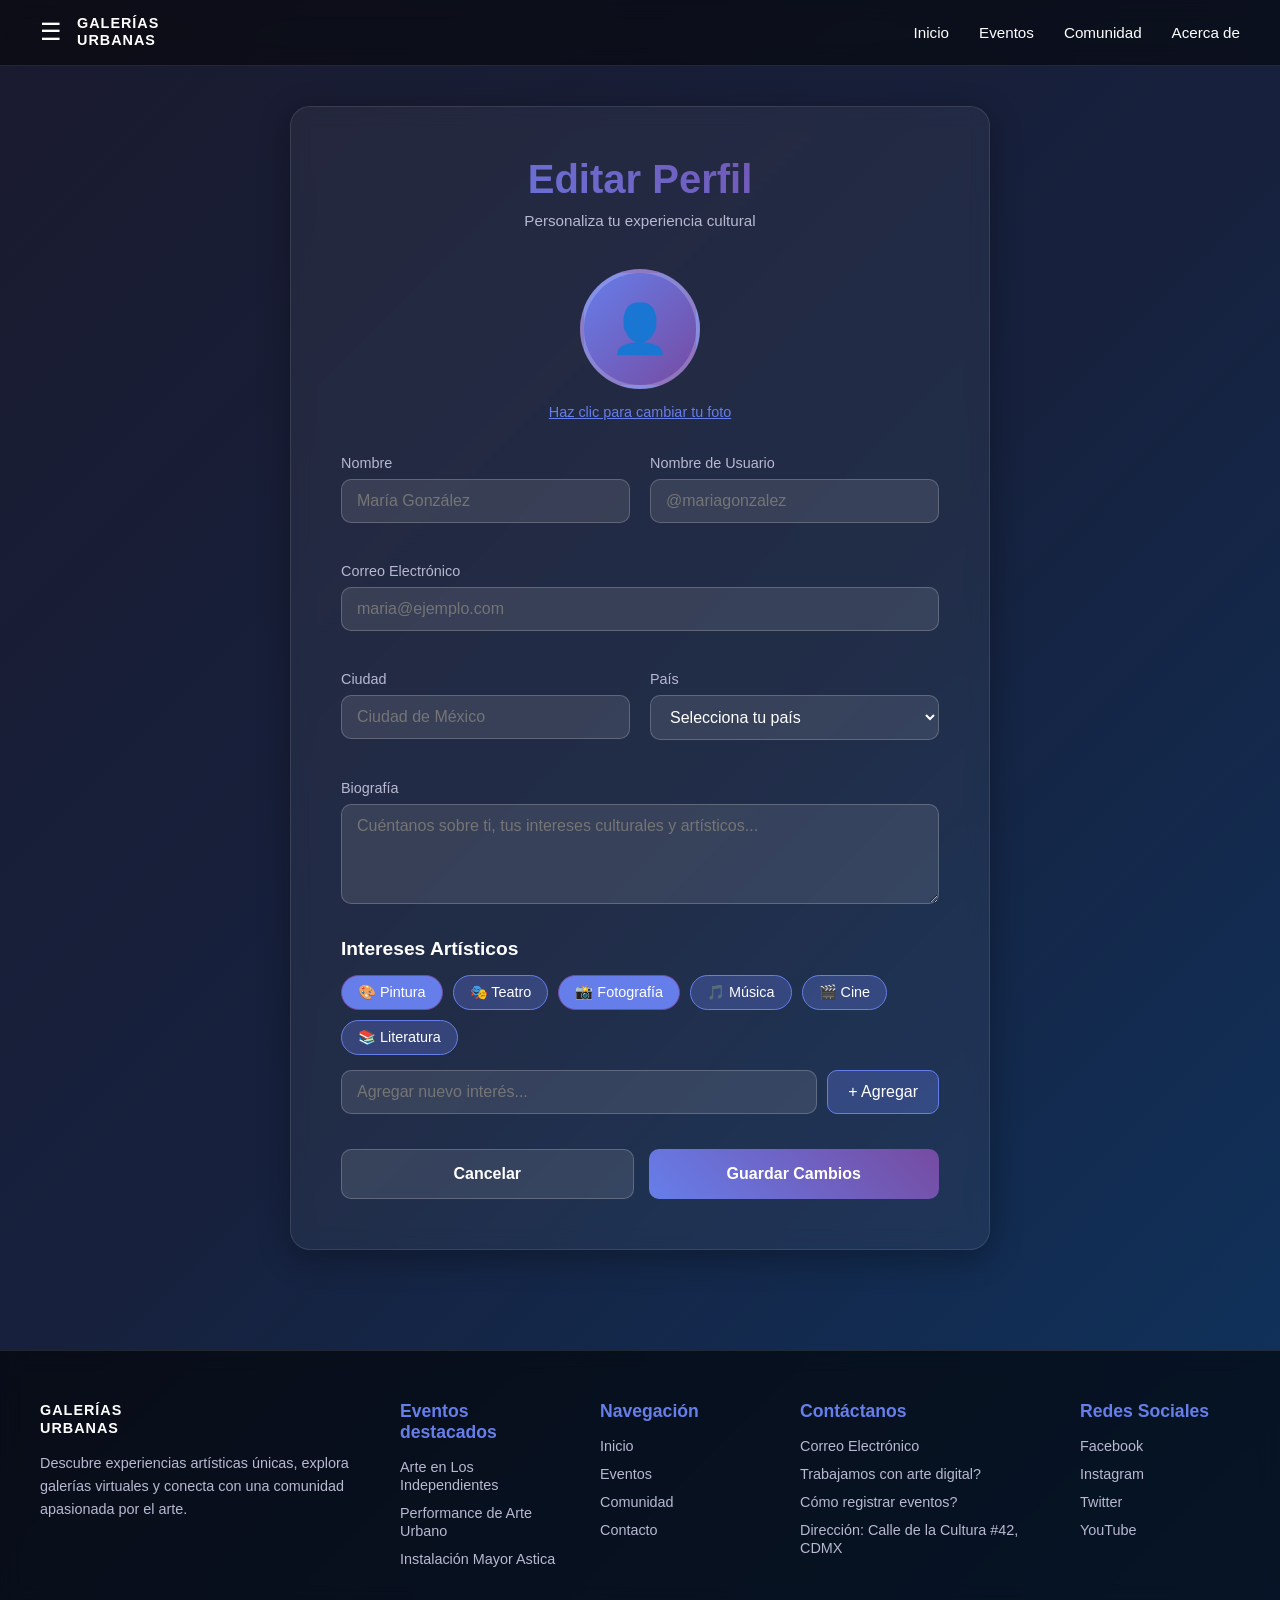
<file: parte insana 2/index.html>
<!DOCTYPE html>
<html lang="es">
<head>
    <meta charset="UTF-8">
    <meta name="viewport" content="width=device-width, initial-scale=1.0">
    <title>Editar Perfil</title>
    <link rel="stylesheet" href="styles.css">
</head>
<body>
    <!-- Header -->
    <header class="main-header">
        <div class="header-content">
            <div class="logo">
                <div class="menu-icon">☰</div>
                <span class="logo-text">GALERÍAS<br>URBANAS</span>
            </div>
            <nav class="main-nav">
                <a href="#inicio">Inicio</a>
                <a href="#eventos">Eventos</a>
                <a href="#comunidad">Comunidad</a>
                <a href="#acerca">Acerca de</a>
            </nav>
        </div>
    </header>

    <!-- Contenido Principal -->
    <main class="main-content">
        <div class="container">
            <div class="page-title">
                <h1>Editar Perfil</h1>
                <p class="subtitle">Personaliza tu experiencia cultural</p>
            </div>

            <div class="profile-photo">
                <div class="photo-wrapper">
                    <div class="photo-circle">👤</div>
                </div>
                <div class="change-photo">Haz clic para cambiar tu foto</div>
            </div>

            <form id="profileForm">
                <div class="form-grid">
                    <div class="form-group">
                        <label for="nombre">Nombre</label>
                        <input type="text" id="nombre" placeholder="María González" required>
                    </div>

                    <div class="form-group">
                        <label for="username">Nombre de Usuario</label>
                        <input type="text" id="username" placeholder="@mariagonzalez" required>
                    </div>

                    <div class="form-group full-width">
                        <label for="email">Correo Electrónico</label>
                        <input type="email" id="email" placeholder="maria@ejemplo.com" required>
                    </div>

                    <div class="form-group">
                        <label for="ciudad">Ciudad</label>
                        <input type="text" id="ciudad" placeholder="Ciudad de México">
                    </div>

                    <div class="form-group">
                        <label for="pais">País</label>
                        <select id="pais">
                            <option value="">Selecciona tu país</option>
                            <option value="MX">México</option>
                            <option value="ES">España</option>
                            <option value="AR">Argentina</option>
                            <option value="CO">Colombia</option>
                            <option value="CL">Chile</option>
                        </select>
                    </div>
                </div>

                <div class="form-group">
                    <label for="biografia">Biografía</label>
                    <textarea id="biografia" placeholder="Cuéntanos sobre ti, tus intereses culturales y artísticos..."></textarea>
                </div>

                <div class="interests-section">
                    <h3>Intereses Artísticos</h3>
                    <div class="tags-container" id="tagsContainer">
                        <div class="tag selected" onclick="toggleTag(this)">
                            🎨 Pintura
                        </div>
                        <div class="tag" onclick="toggleTag(this)">
                            🎭 Teatro
                        </div>
                        <div class="tag selected" onclick="toggleTag(this)">
                            📸 Fotografía
                        </div>
                        <div class="tag" onclick="toggleTag(this)">
                            🎵 Música
                        </div>
                        <div class="tag" onclick="toggleTag(this)">
                            🎬 Cine
                        </div>
                        <div class="tag" onclick="toggleTag(this)">
                            📚 Literatura
                        </div>
                    </div>

                    <div class="add-tag">
                        <input type="text" id="newTag" placeholder="Agregar nuevo interés...">
                        <button type="button" class="btn-add-tag" onclick="addTag()">+ Agregar</button>
                    </div>
                </div>

                <div class="button-group">
                    <button type="button" class="btn btn-secondary" onclick="cancelEdit()">Cancelar</button>
                    <button type="submit" class="btn btn-primary">Guardar Cambios</button>
                </div>
            </form>
        </div>
    </main>

    <!-- Footer -->
    <footer class="main-footer">
        <div class="footer-content">
            <div class="footer-section">
                <div class="footer-logo">
                    <span class="logo-text">GALERÍAS<br>URBANAS</span>
                </div>
                <p class="footer-description">
                    Descubre experiencias artísticas únicas, explora galerías virtuales y conecta con una comunidad apasionada por el arte.
                </p>
            </div>

            <div class="footer-section">
                <h4>Eventos destacados</h4>
                <ul>
                    <li><a href="#">Arte en Los Independientes</a></li>
                    <li><a href="#">Performance de Arte Urbano</a></li>
                    <li><a href="#">Instalación Mayor Astica</a></li>
                </ul>
            </div>

            <div class="footer-section">
                <h4>Navegación</h4>
                <ul>
                    <li><a href="#">Inicio</a></li>
                    <li><a href="#">Eventos</a></li>
                    <li><a href="#">Comunidad</a></li>
                    <li><a href="#">Contacto</a></li>
                </ul>
            </div>

            <div class="footer-section">
                <h4>Contáctanos</h4>
                <ul>
                    <li><a href="#">Correo Electrónico</a></li>
                    <li><a href="#">Trabajamos con arte digital?</a></li>
                    <li><a href="#">Cómo registrar eventos?</a></li>
                    <li><a href="#">Dirección: Calle de la Cultura #42, CDMX</a></li>
                </ul>
            </div>

            <div class="footer-section">
                <h4>Redes Sociales</h4>
                <ul>
                    <li><a href="#">Facebook</a></li>
                    <li><a href="#">Instagram</a></li>
                    <li><a href="#">Twitter</a></li>
                    <li><a href="#">YouTube</a></li>
                </ul>
            </div>
        </div>
    </footer>

    <script src="script.js"></script>
</body>
</html>
</file>
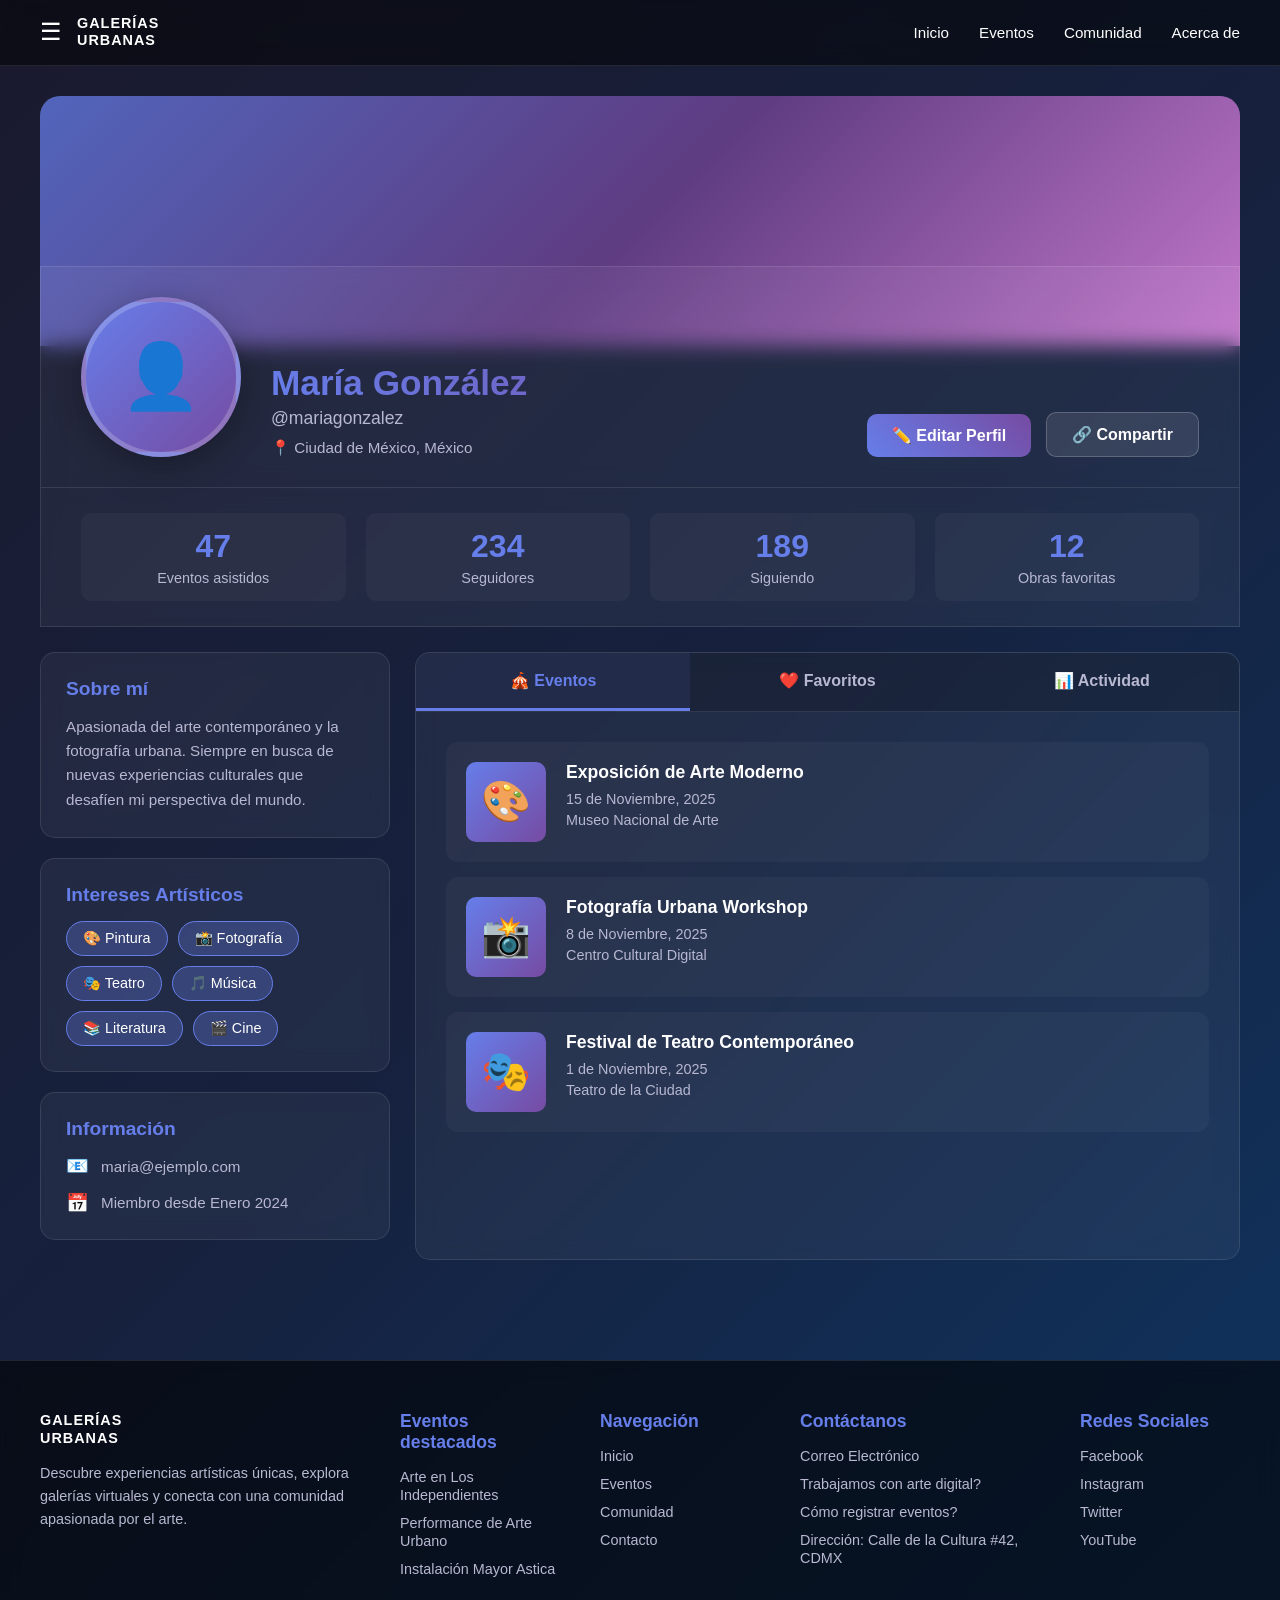
<file: perfil/index.html>
<!DOCTYPE html>
<html lang="es">
<head>
    <meta charset="UTF-8">
    <meta name="viewport" content="width=device-width, initial-scale=1.0">
    <title>Mi Perfil</title>
    <link rel="stylesheet" href="profile-styles.css">
</head>
<body>
    <!-- Header -->
    <header class="main-header">
        <div class="header-content">
            <div class="logo">
                <div class="menu-icon">☰</div>
                <span class="logo-text">GALERÍAS<br>URBANAS</span>
            </div>
            <nav class="main-nav">
                <a href="#inicio">Inicio</a>
                <a href="#eventos">Eventos</a>
                <a href="#comunidad">Comunidad</a>
                <a href="#acerca">Acerca de</a>
            </nav>
        </div>
    </header>

    <!-- Contenido Principal -->
    <main class="main-content">
        <div class="profile-container">
            <!-- Banner del perfil -->
            <div class="profile-banner">
                <div class="banner-overlay"></div>
            </div>

            <!-- Información del perfil -->
            <div class="profile-header">
                <div class="profile-photo-large">
                    <div class="photo-circle-large">👤</div>
                </div>
                <div class="profile-info">
                    <h1 class="profile-name">María González</h1>
                    <p class="profile-username">@mariagonzalez</p>
                    <div class="profile-location">
                        <span>📍 Ciudad de México, México</span>
                    </div>
                </div>
                <div class="profile-actions">
                    <button class="btn-edit" onclick="editProfile()">
                        ✏️ Editar Perfil
                    </button>
                    <button class="btn-share">
                        🔗 Compartir
                    </button>
                </div>
            </div>

            <!-- Stats -->
            <div class="profile-stats">
                <div class="stat-item">
                    <span class="stat-number">47</span>
                    <span class="stat-label">Eventos asistidos</span>
                </div>
                <div class="stat-item">
                    <span class="stat-number">234</span>
                    <span class="stat-label">Seguidores</span>
                </div>
                <div class="stat-item">
                    <span class="stat-number">189</span>
                    <span class="stat-label">Siguiendo</span>
                </div>
                <div class="stat-item">
                    <span class="stat-number">12</span>
                    <span class="stat-label">Obras favoritas</span>
                </div>
            </div>

            <!-- Contenido del perfil -->
            <div class="profile-content">
                <!-- Columna izquierda -->
                <div class="profile-sidebar">
                    <!-- Sobre mí -->
                    <div class="profile-card">
                        <h3>Sobre mí</h3>
                        <p class="bio-text">
                            Apasionada del arte contemporáneo y la fotografía urbana. Siempre en busca de nuevas experiencias culturales que desafíen mi perspectiva del mundo.
                        </p>
                    </div>

                    <!-- Intereses -->
                    <div class="profile-card">
                        <h3>Intereses Artísticos</h3>
                        <div class="interests-display">
                            <span class="interest-tag">🎨 Pintura</span>
                            <span class="interest-tag">📸 Fotografía</span>
                            <span class="interest-tag">🎭 Teatro</span>
                            <span class="interest-tag">🎵 Música</span>
                            <span class="interest-tag">📚 Literatura</span>
                            <span class="interest-tag">🎬 Cine</span>
                        </div>
                    </div>

                    <!-- Información de contacto -->
                    <div class="profile-card">
                        <h3>Información</h3>
                        <div class="info-list">
                            <div class="info-item">
                                <span class="info-icon">📧</span>
                                <span>maria@ejemplo.com</span>
                            </div>
                            <div class="info-item">
                                <span class="info-icon">📅</span>
                                <span>Miembro desde Enero 2024</span>
                            </div>
                        </div>
                    </div>
                </div>

                <!-- Columna derecha -->
                <div class="profile-main">
                    <!-- Tabs -->
                    <div class="profile-tabs">
                        <button class="tab-btn active" onclick="switchTab('eventos')">
                            🎪 Eventos
                        </button>
                        <button class="tab-btn" onclick="switchTab('favoritos')">
                            ❤️ Favoritos
                        </button>
                        <button class="tab-btn" onclick="switchTab('actividad')">
                            📊 Actividad
                        </button>
                    </div>

                    <!-- Contenido de tabs -->
                    <div class="tab-content" id="eventos-tab">
                        <div class="event-card">
                            <div class="event-image">🎨</div>
                            <div class="event-info">
                                <h4>Exposición de Arte Moderno</h4>
                                <p class="event-date">15 de Noviembre, 2025</p>
                                <p class="event-location">Museo Nacional de Arte</p>
                            </div>
                        </div>

                        <div class="event-card">
                            <div class="event-image">📸</div>
                            <div class="event-info">
                                <h4>Fotografía Urbana Workshop</h4>
                                <p class="event-date">8 de Noviembre, 2025</p>
                                <p class="event-location">Centro Cultural Digital</p>
                            </div>
                        </div>

                        <div class="event-card">
                            <div class="event-image">🎭</div>
                            <div class="event-info">
                                <h4>Festival de Teatro Contemporáneo</h4>
                                <p class="event-date">1 de Noviembre, 2025</p>
                                <p class="event-location">Teatro de la Ciudad</p>
                            </div>
                        </div>
                    </div>

                    <div class="tab-content" id="favoritos-tab" style="display: none;">
                        <div class="empty-state">
                            <span class="empty-icon">❤️</span>
                            <h4>Tus obras favoritas</h4>
                            <p>Aquí aparecerán las obras de arte que marques como favoritas</p>
                        </div>
                    </div>

                    <div class="tab-content" id="actividad-tab" style="display: none;">
                        <div class="activity-list">
                            <div class="activity-item">
                                <span class="activity-icon">✅</span>
                                <div class="activity-text">
                                    <p><strong>Asistió</strong> a "Exposición de Arte Moderno"</p>
                                    <span class="activity-time">Hace 2 días</span>
                                </div>
                            </div>
                            <div class="activity-item">
                                <span class="activity-icon">❤️</span>
                                <div class="activity-text">
                                    <p><strong>Le gustó</strong> "Fotografía: Luces de la Ciudad"</p>
                                    <span class="activity-time">Hace 5 días</span>
                                </div>
                            </div>
                            <div class="activity-item">
                                <span class="activity-icon">💬</span>
                                <div class="activity-text">
                                    <p><strong>Comentó</strong> en "Festival de Teatro"</p>
                                    <span class="activity-time">Hace 1 semana</span>
                                </div>
                            </div>
                        </div>
                    </div>
                </div>
            </div>
        </div>
    </main>

    <!-- Footer -->
    <footer class="main-footer">
        <div class="footer-content">
            <div class="footer-section">
                <div class="footer-logo">
                    <span class="logo-text">GALERÍAS<br>URBANAS</span>
                </div>
                <p class="footer-description">
                    Descubre experiencias artísticas únicas, explora galerías virtuales y conecta con una comunidad apasionada por el arte.
                </p>
            </div>

            <div class="footer-section">
                <h4>Eventos destacados</h4>
                <ul>
                    <li><a href="#">Arte en Los Independientes</a></li>
                    <li><a href="#">Performance de Arte Urbano</a></li>
                    <li><a href="#">Instalación Mayor Astica</a></li>
                </ul>
            </div>

            <div class="footer-section">
                <h4>Navegación</h4>
                <ul>
                    <li><a href="#">Inicio</a></li>
                    <li><a href="#">Eventos</a></li>
                    <li><a href="#">Comunidad</a></li>
                    <li><a href="#">Contacto</a></li>
                </ul>
            </div>

            <div class="footer-section">
                <h4>Contáctanos</h4>
                <ul>
                    <li><a href="#">Correo Electrónico</a></li>
                    <li><a href="#">Trabajamos con arte digital?</a></li>
                    <li><a href="#">Cómo registrar eventos?</a></li>
                    <li><a href="#">Dirección: Calle de la Cultura #42, CDMX</a></li>
                </ul>
            </div>

            <div class="footer-section">
                <h4>Redes Sociales</h4>
                <ul>
                    <li><a href="#">Facebook</a></li>
                    <li><a href="#">Instagram</a></li>
                    <li><a href="#">Twitter</a></li>
                    <li><a href="#">YouTube</a></li>
                </ul>
            </div>
        </div>
    </footer>

    <script src="profile-script.js"></script>
</body>
</html>
</file>
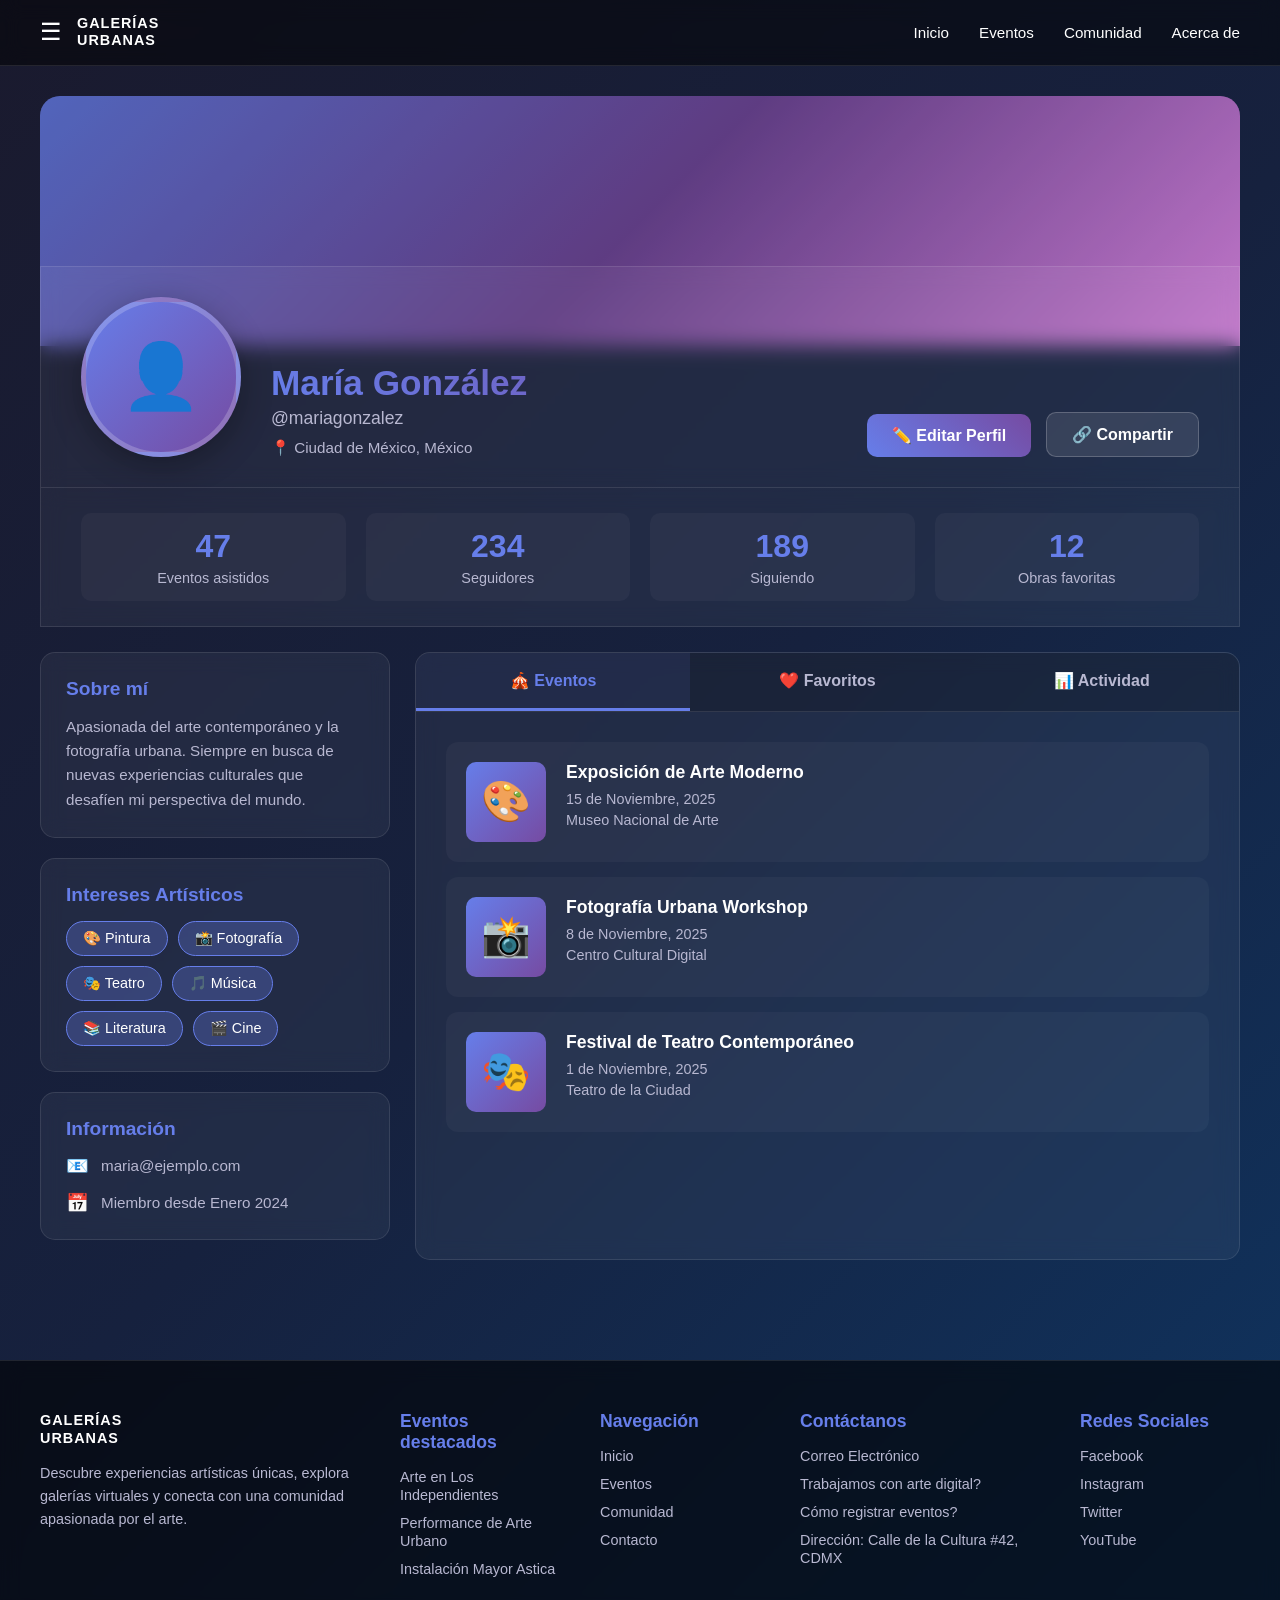
<file: parte insana 2/indexperfil.html>
<!DOCTYPE html>
<html lang="es">
<head>
    <meta charset="UTF-8">
    <meta name="viewport" content="width=device-width, initial-scale=1.0">
    <title>Mi Perfil</title>
    <link rel="stylesheet" href="profile-styles.css">
</head>
<body>
    <!-- Header -->
    <header class="main-header">
        <div class="header-content">
            <div class="logo">
                <div class="menu-icon">☰</div>
                <span class="logo-text">GALERÍAS<br>URBANAS</span>
            </div>
            <nav class="main-nav">
                <a href="#inicio">Inicio</a>
                <a href="#eventos">Eventos</a>
                <a href="#comunidad">Comunidad</a>
                <a href="#acerca">Acerca de</a>

            </nav>
        </div>
    </header>

    <!-- Contenido Principal -->
    <main class="main-content">
        <div class="profile-container">
            <!-- Banner del perfil -->
            <div class="profile-banner">
                <div class="banner-overlay"></div>
            </div>

            <!-- Información del perfil -->
            <div class="profile-header">
                <div class="profile-photo-large">
                    <div class="photo-circle-large">👤</div>
                </div>
                <div class="profile-info">
                    <h1 class="profile-name">María González</h1>
                    <p class="profile-username">@mariagonzalez</p>
                    <div class="profile-location">
                        <span>📍 Ciudad de México, México</span>
                    </div>
                </div>
                <div class="profile-actions">
        <a href="index.html" class="btn-edit">
    ✏️ Editar Perfil
</a>

                    </button>
                    <button class="btn-share">
                        🔗 Compartir
                    </button>
                </div>
            </div>

            <!-- Stats -->
            <div class="profile-stats">
                <div class="stat-item">
                    <span class="stat-number">47</span>
                    <span class="stat-label">Eventos asistidos</span>
                </div>
                <div class="stat-item">
                    <span class="stat-number">234</span>
                    <span class="stat-label">Seguidores</span>
                </div>
                <div class="stat-item">
                    <span class="stat-number">189</span>
                    <span class="stat-label">Siguiendo</span>
                </div>
                <div class="stat-item">
                    <span class="stat-number">12</span>
                    <span class="stat-label">Obras favoritas</span>
                </div>
            </div>

            <!-- Contenido del perfil -->
            <div class="profile-content">
                <!-- Columna izquierda -->
                <div class="profile-sidebar">
                    <!-- Sobre mí -->
                    <div class="profile-card">
                        <h3>Sobre mí</h3>
                        <p class="bio-text">
                            Apasionada del arte contemporáneo y la fotografía urbana. Siempre en busca de nuevas experiencias culturales que desafíen mi perspectiva del mundo.
                        </p>
                    </div>

                    <!-- Intereses -->
                    <div class="profile-card">
                        <h3>Intereses Artísticos</h3>
                        <div class="interests-display">
                            <span class="interest-tag">🎨 Pintura</span>
                            <span class="interest-tag">📸 Fotografía</span>
                            <span class="interest-tag">🎭 Teatro</span>
                            <span class="interest-tag">🎵 Música</span>
                            <span class="interest-tag">📚 Literatura</span>
                            <span class="interest-tag">🎬 Cine</span>
                        </div>
                    </div>

                    <!-- Información de contacto -->
                    <div class="profile-card">
                        <h3>Información</h3>
                        <div class="info-list">
                            <div class="info-item">
                                <span class="info-icon">📧</span>
                                <span>maria@ejemplo.com</span>
                            </div>
                            <div class="info-item">
                                <span class="info-icon">📅</span>
                                <span>Miembro desde Enero 2024</span>
                            </div>
                        </div>
                    </div>
                </div>

                <!-- Columna derecha -->
                <div class="profile-main">
                    <!-- Tabs -->
                    <div class="profile-tabs">
                        <button class="tab-btn active" onclick="switchTab('eventos')">
                            🎪 Eventos
                        </button>
                        <button class="tab-btn" onclick="switchTab('favoritos')">
                            ❤️ Favoritos
                        </button>
                        <button class="tab-btn" onclick="switchTab('actividad')">
                            📊 Actividad
                        </button>
                    </div>

                    <!-- Contenido de tabs -->
                    <div class="tab-content" id="eventos-tab">
                        <div class="event-card">
                            <div class="event-image">🎨</div>
                            <div class="event-info">
                                <h4>Exposición de Arte Moderno</h4>
                                <p class="event-date">15 de Noviembre, 2025</p>
                                <p class="event-location">Museo Nacional de Arte</p>
                            </div>
                        </div>

                        <div class="event-card">
                            <div class="event-image">📸</div>
                            <div class="event-info">
                                <h4>Fotografía Urbana Workshop</h4>
                                <p class="event-date">8 de Noviembre, 2025</p>
                                <p class="event-location">Centro Cultural Digital</p>
                            </div>
                        </div>

                        <div class="event-card">
                            <div class="event-image">🎭</div>
                            <div class="event-info">
                                <h4>Festival de Teatro Contemporáneo</h4>
                                <p class="event-date">1 de Noviembre, 2025</p>
                                <p class="event-location">Teatro de la Ciudad</p>
                            </div>
                        </div>
                    </div>

                    <div class="tab-content" id="favoritos-tab" style="display: none;">
                        <div class="empty-state">
                            <span class="empty-icon">❤️</span>
                            <h4>Tus obras favoritas</h4>
                            <p>Aquí aparecerán las obras de arte que marques como favoritas</p>
                        </div>
                    </div>

                    <div class="tab-content" id="actividad-tab" style="display: none;">
                        <div class="activity-list">
                            <div class="activity-item">
                                <span class="activity-icon">✅</span>
                                <div class="activity-text">
                                    <p><strong>Asistió</strong> a "Exposición de Arte Moderno"</p>
                                    <span class="activity-time">Hace 2 días</span>
                                </div>
                            </div>
                            <div class="activity-item">
                                <span class="activity-icon">❤️</span>
                                <div class="activity-text">
                                    <p><strong>Le gustó</strong> "Fotografía: Luces de la Ciudad"</p>
                                    <span class="activity-time">Hace 5 días</span>
                                </div>
                            </div>
                            <div class="activity-item">
                                <span class="activity-icon">💬</span>
                                <div class="activity-text">
                                    <p><strong>Comentó</strong> en "Festival de Teatro"</p>
                                    <span class="activity-time">Hace 1 semana</span>
                                </div>
                            </div>
                        </div>
                    </div>
                </div>
            </div>
        </div>
    </main>

    <!-- Footer -->
    <footer class="main-footer">
        <div class="footer-content">
            <div class="footer-section">
                <div class="footer-logo">
                    <span class="logo-text">GALERÍAS<br>URBANAS</span>
                </div>
                <p class="footer-description">
                    Descubre experiencias artísticas únicas, explora galerías virtuales y conecta con una comunidad apasionada por el arte.
                </p>
            </div>

            <div class="footer-section">
                <h4>Eventos destacados</h4>
                <ul>
                    <li><a href="#">Arte en Los Independientes</a></li>
                    <li><a href="#">Performance de Arte Urbano</a></li>
                    <li><a href="#">Instalación Mayor Astica</a></li>
                </ul>
            </div>

            <div class="footer-section">
                <h4>Navegación</h4>
                <ul>
                    <li><a href="#">Inicio</a></li>
                    <li><a href="#">Eventos</a></li>
                    <li><a href="#">Comunidad</a></li>
                    <li><a href="#">Contacto</a></li>
                </ul>
            </div>

            <div class="footer-section">
                <h4>Contáctanos</h4>
                <ul>
                    <li><a href="#">Correo Electrónico</a></li>
                    <li><a href="#">Trabajamos con arte digital?</a></li>
                    <li><a href="#">Cómo registrar eventos?</a></li>
                    <li><a href="#">Dirección: Calle de la Cultura #42, CDMX</a></li>
                </ul>
            </div>

            <div class="footer-section">
                <h4>Redes Sociales</h4>
                <ul>
                    <li><a href="#">Facebook</a></li>
                    <li><a href="#">Instagram</a></li>
                    <li><a href="#">Twitter</a></li>
                    <li><a href="#">YouTube</a></li>
                </ul>
            </div>
        </div>
    </footer>

    <script src="profile-script.js"></script>
</body>
</html>
</file>
<file: parte insana 2/styles.css>
* {
    margin: 0;
    padding: 0;
    box-sizing: border-box;
}

body {
    font-family: 'Segoe UI', Tahoma, Geneva, Verdana, sans-serif;
    background: linear-gradient(135deg, #1a1a2e 0%, #16213e 50%, #0f3460 100%);
    min-height: 100vh;
    color: #fff;
    display: flex;
    flex-direction: column;
}

/* Header */
.main-header {
    background: rgba(0, 0, 0, 0.5);
    backdrop-filter: blur(10px);
    border-bottom: 1px solid rgba(255, 255, 255, 0.1);
    padding: 15px 0;
    position: sticky;
    top: 0;
    z-index: 1000;
}

.header-content {
    max-width: 1400px;
    margin: 0 auto;
    padding: 0 40px;
    display: flex;
    justify-content: space-between;
    align-items: center;
}

.logo {
    display: flex;
    align-items: center;
    gap: 15px;
}

.menu-icon {
    font-size: 1.5em;
    cursor: pointer;
}

.logo-text {
    font-size: 0.9em;
    font-weight: bold;
    line-height: 1.2;
    letter-spacing: 1px;
}

.main-nav {
    display: flex;
    gap: 30px;
}

.main-nav a {
    color: #fff;
    text-decoration: none;
    font-size: 0.95em;
    transition: color 0.3s ease;
    position: relative;
}

.main-nav a:hover {
    color: #667eea;
}

.main-nav a::after {
    content: '';
    position: absolute;
    bottom: -5px;
    left: 0;
    width: 0;
    height: 2px;
    background: #667eea;
    transition: width 0.3s ease;
}

.main-nav a:hover::after {
    width: 100%;
}

/* Main Content */
.main-content {
    flex: 1;
    padding: 40px 20px;
}

.container {
    max-width: 700px;
    margin: 0 auto;
    background: rgba(255, 255, 255, 0.05);
    backdrop-filter: blur(10px);
    border-radius: 20px;
    padding: 50px;
    box-shadow: 0 8px 32px rgba(0, 0, 0, 0.3);
    border: 1px solid rgba(255, 255, 255, 0.1);
}

.page-title {
    text-align: center;
    margin-bottom: 40px;
}

.page-title h1 {
    font-size: 2.5em;
    margin-bottom: 10px;
    background: linear-gradient(45deg, #667eea 0%, #764ba2 100%);
    -webkit-background-clip: text;
    -webkit-text-fill-color: transparent;
    background-clip: text;
}

.subtitle {
    color: #b8b8d1;
    font-size: 0.95em;
}

.profile-photo {
    text-align: center;
    margin-bottom: 35px;
}

.photo-wrapper {
    position: relative;
    display: inline-block;
}

.photo-circle {
    width: 120px;
    height: 120px;
    border-radius: 50%;
    background: linear-gradient(135deg, #667eea 0%, #764ba2 100%);
    display: flex;
    align-items: center;
    justify-content: center;
    font-size: 3em;
    margin: 0 auto 15px;
    border: 4px solid rgba(255, 255, 255, 0.2);
    cursor: pointer;
    transition: transform 0.3s ease;
}

.photo-circle:hover {
    transform: scale(1.05);
}

.change-photo {
    color: #667eea;
    font-size: 0.9em;
    cursor: pointer;
    text-decoration: underline;
    transition: color 0.3s ease;
}

.change-photo:hover {
    color: #764ba2;
}

.form-grid {
    display: grid;
    grid-template-columns: 1fr 1fr;
    gap: 20px;
    margin-bottom: 20px;
}

.form-group {
    margin-bottom: 20px;
}

.form-group.full-width {
    grid-column: 1 / -1;
}

label {
    display: block;
    margin-bottom: 8px;
    color: #b8b8d1;
    font-size: 0.9em;
    font-weight: 500;
}

input, textarea, select {
    width: 100%;
    padding: 12px 15px;
    background: rgba(255, 255, 255, 0.1);
    border: 1px solid rgba(255, 255, 255, 0.2);
    border-radius: 10px;
    color: #fff;
    font-size: 1em;
    transition: all 0.3s ease;
}

input:focus, textarea:focus, select:focus {
    outline: none;
    background: rgba(255, 255, 255, 0.15);
    border-color: #667eea;
    box-shadow: 0 0 0 3px rgba(102, 126, 234, 0.1);
}

textarea {
    resize: vertical;
    min-height: 100px;
    font-family: inherit;
}

select option {
    background: #16213e;
    color: #fff;
}

.interests-section {
    margin-top: 30px;
}

.interests-section h3 {
    color: #fff;
    margin-bottom: 15px;
    font-size: 1.2em;
}

.tags-container {
    display: flex;
    flex-wrap: wrap;
    gap: 10px;
    margin-bottom: 15px;
}

.tag {
    background: rgba(102, 126, 234, 0.3);
    border: 1px solid #667eea;
    padding: 8px 16px;
    border-radius: 20px;
    font-size: 0.9em;
    display: flex;
    align-items: center;
    gap: 8px;
    transition: all 0.3s ease;
    cursor: pointer;
}

.tag:hover {
    background: rgba(102, 126, 234, 0.5);
    transform: translateY(-2px);
}

.tag.selected {
    background: #667eea;
    border-color: #764ba2;
}

.add-tag {
    display: flex;
    gap: 10px;
}

.add-tag input {
    flex: 1;
}

.btn-add-tag {
    background: rgba(102, 126, 234, 0.3);
    border: 1px solid #667eea;
    color: #fff;
    padding: 12px 20px;
    border-radius: 10px;
    cursor: pointer;
    transition: all 0.3s ease;
    font-size: 1em;
}

.btn-add-tag:hover {
    background: #667eea;
}

.button-group {
    display: flex;
    gap: 15px;
    margin-top: 35px;
}

.btn {
    flex: 1;
    padding: 15px;
    border: none;
    border-radius: 10px;
    font-size: 1em;
    font-weight: 600;
    cursor: pointer;
    transition: all 0.3s ease;
}

.btn-primary {
    background: linear-gradient(45deg, #667eea 0%, #764ba2 100%);
    color: #fff;
}

.btn-primary:hover {
    transform: translateY(-2px);
    box-shadow: 0 10px 25px rgba(102, 126, 234, 0.4);
}

.btn-secondary {
    background: rgba(255, 255, 255, 0.1);
    color: #fff;
    border: 1px solid rgba(255, 255, 255, 0.2);
}

.btn-secondary:hover {
    background: rgba(255, 255, 255, 0.15);
}

/* Footer */
.main-footer {
    background: rgba(0, 0, 0, 0.6);
    backdrop-filter: blur(10px);
    border-top: 1px solid rgba(255, 255, 255, 0.1);
    padding: 50px 40px 30px;
    margin-top: 60px;
}

.footer-content {
    max-width: 1400px;
    margin: 0 auto;
    display: grid;
    grid-template-columns: 2fr 1fr 1fr 1.5fr 1fr;
    gap: 40px;
}

.footer-section h4 {
    color: #667eea;
    margin-bottom: 15px;
    font-size: 1.1em;
}

.footer-description {
    color: #b8b8d1;
    line-height: 1.6;
    font-size: 0.9em;
    margin-top: 15px;
}

.footer-section ul {
    list-style: none;
}

.footer-section ul li {
    margin-bottom: 10px;
}

.footer-section ul li a {
    color: #b8b8d1;
    text-decoration: none;
    font-size: 0.9em;
    transition: color 0.3s ease;
}

.footer-section ul li a:hover {
    color: #667eea;
}

/* Responsive */
@media (max-width: 1024px) {
    .footer-content {
        grid-template-columns: repeat(3, 1fr);
    }
    
    .footer-section:first-child {
        grid-column: 1 / -1;
    }
}

@media (max-width: 768px) {
    .header-content {
        padding: 0 20px;
    }
    
    .main-nav {
        display: none;
    }
    
    .form-grid {
        grid-template-columns: 1fr;
    }
    
    .container {
        padding: 30px 25px;
    }

    .page-title h1 {
        font-size: 2em;
    }
    
    .footer-content {
        grid-template-columns: 1fr;
        gap: 30px;
    }
}

@media (max-width: 480px) {
    .container {
        padding: 25px 20px;
    }
    
    .button-group {
        flex-direction: column;
    }
}
</file>
<file: perfil/profile-styles.css>
* {
    margin: 0;
    padding: 0;
    box-sizing: border-box;
}

body {
    font-family: 'Segoe UI', Tahoma, Geneva, Verdana, sans-serif;
    background: linear-gradient(135deg, #1a1a2e 0%, #16213e 50%, #0f3460 100%);
    min-height: 100vh;
    color: #fff;
    display: flex;
    flex-direction: column;
}

/* Header */
.main-header {
    background: rgba(0, 0, 0, 0.5);
    backdrop-filter: blur(10px);
    border-bottom: 1px solid rgba(255, 255, 255, 0.1);
    padding: 15px 0;
    position: sticky;
    top: 0;
    z-index: 1000;
}

.header-content {
    max-width: 1400px;
    margin: 0 auto;
    padding: 0 40px;
    display: flex;
    justify-content: space-between;
    align-items: center;
}

.logo {
    display: flex;
    align-items: center;
    gap: 15px;
}

.menu-icon {
    font-size: 1.5em;
    cursor: pointer;
}

.logo-text {
    font-size: 0.9em;
    font-weight: bold;
    line-height: 1.2;
    letter-spacing: 1px;
}

.main-nav {
    display: flex;
    gap: 30px;
}

.main-nav a {
    color: #fff;
    text-decoration: none;
    font-size: 0.95em;
    transition: color 0.3s ease;
    position: relative;
}

.main-nav a:hover {
    color: #667eea;
}

.main-nav a::after {
    content: '';
    position: absolute;
    bottom: -5px;
    left: 0;
    width: 0;
    height: 2px;
    background: #667eea;
    transition: width 0.3s ease;
}

.main-nav a:hover::after {
    width: 100%;
}

/* Main Content */
.main-content {
    flex: 1;
    padding: 0 20px 40px;
}

.profile-container {
    max-width: 1200px;
    margin: 0 auto;
}

/* Banner */
.profile-banner {
    height: 250px;
    background: linear-gradient(135deg, #667eea 0%, #764ba2 50%, #f093fb 100%);
    border-radius: 20px 20px 0 0;
    position: relative;
    overflow: hidden;
    margin-top: 30px;
}

.banner-overlay {
    position: absolute;
    top: 0;
    left: 0;
    width: 100%;
    height: 100%;
    background: rgba(0, 0, 0, 0.2);
}

/* Profile Header */
.profile-header {
    background: rgba(255, 255, 255, 0.05);
    backdrop-filter: blur(10px);
    border: 1px solid rgba(255, 255, 255, 0.1);
    padding: 30px 40px;
    display: flex;
    align-items: flex-end;
    gap: 30px;
    position: relative;
    margin-top: -80px;
}

.profile-photo-large {
    flex-shrink: 0;
}

.photo-circle-large {
    width: 160px;
    height: 160px;
    border-radius: 50%;
    background: linear-gradient(135deg, #667eea 0%, #764ba2 100%);
    display: flex;
    align-items: center;
    justify-content: center;
    font-size: 4em;
    border: 5px solid rgba(255, 255, 255, 0.2);
    box-shadow: 0 8px 32px rgba(0, 0, 0, 0.3);
}

.profile-info {
    flex: 1;
}

.profile-name {
    font-size: 2.2em;
    margin-bottom: 5px;
    background: linear-gradient(45deg, #667eea 0%, #764ba2 100%);
    -webkit-background-clip: text;
    -webkit-text-fill-color: transparent;
    background-clip: text;
}

.profile-username {
    color: #b8b8d1;
    font-size: 1.1em;
    margin-bottom: 10px;
}

.profile-location {
    color: #b8b8d1;
    font-size: 0.95em;
}

.profile-actions {
    display: flex;
    gap: 15px;
    align-items: flex-end;
}

.btn-edit {
    background: linear-gradient(45deg, #667eea 0%, #764ba2 100%);
    color: #fff;
    border: none;
    padding: 12px 25px;
    border-radius: 10px;
    font-size: 1em;
    font-weight: 600;
    cursor: pointer;
    transition: all 0.3s ease;
}

.btn-edit:hover {
    transform: translateY(-2px);
    box-shadow: 0 10px 25px rgba(102, 126, 234, 0.4);
}

.btn-share {
    background: rgba(255, 255, 255, 0.1);
    color: #fff;
    border: 1px solid rgba(255, 255, 255, 0.2);
    padding: 12px 25px;
    border-radius: 10px;
    font-size: 1em;
    font-weight: 600;
    cursor: pointer;
    transition: all 0.3s ease;
}

.btn-share:hover {
    background: rgba(255, 255, 255, 0.15);
}

/* Stats */
.profile-stats {
    background: rgba(255, 255, 255, 0.05);
    backdrop-filter: blur(10px);
    border: 1px solid rgba(255, 255, 255, 0.1);
    border-top: none;
    padding: 25px 40px;
    display: grid;
    grid-template-columns: repeat(4, 1fr);
    gap: 20px;
}

.stat-item {
    text-align: center;
    padding: 15px;
    background: rgba(255, 255, 255, 0.03);
    border-radius: 10px;
    transition: all 0.3s ease;
}

.stat-item:hover {
    background: rgba(102, 126, 234, 0.2);
    transform: translateY(-2px);
}

.stat-number {
    display: block;
    font-size: 2em;
    font-weight: bold;
    color: #667eea;
    margin-bottom: 5px;
}

.stat-label {
    display: block;
    font-size: 0.9em;
    color: #b8b8d1;
}

/* Profile Content */
.profile-content {
    display: grid;
    grid-template-columns: 350px 1fr;
    gap: 25px;
    margin-top: 25px;
}

/* Sidebar */
.profile-card {
    background: rgba(255, 255, 255, 0.05);
    backdrop-filter: blur(10px);
    border: 1px solid rgba(255, 255, 255, 0.1);
    border-radius: 15px;
    padding: 25px;
    margin-bottom: 20px;
}

.profile-card h3 {
    color: #667eea;
    margin-bottom: 15px;
    font-size: 1.2em;
}

.bio-text {
    color: #b8b8d1;
    line-height: 1.6;
    font-size: 0.95em;
}

.interests-display {
    display: flex;
    flex-wrap: wrap;
    gap: 10px;
}

.interest-tag {
    background: rgba(102, 126, 234, 0.3);
    border: 1px solid #667eea;
    padding: 8px 16px;
    border-radius: 20px;
    font-size: 0.9em;
    color: #fff;
}

.info-list {
    display: flex;
    flex-direction: column;
    gap: 15px;
}

.info-item {
    display: flex;
    align-items: center;
    gap: 12px;
    color: #b8b8d1;
    font-size: 0.95em;
}

.info-icon {
    font-size: 1.2em;
}

/* Main Content Area */
.profile-main {
    background: rgba(255, 255, 255, 0.05);
    backdrop-filter: blur(10px);
    border: 1px solid rgba(255, 255, 255, 0.1);
    border-radius: 15px;
    overflow: hidden;
}

.profile-tabs {
    display: flex;
    border-bottom: 1px solid rgba(255, 255, 255, 0.1);
    background: rgba(0, 0, 0, 0.2);
}

.tab-btn {
    flex: 1;
    padding: 18px;
    background: none;
    border: none;
    color: #b8b8d1;
    font-size: 1em;
    font-weight: 600;
    cursor: pointer;
    transition: all 0.3s ease;
    border-bottom: 3px solid transparent;
}

.tab-btn:hover {
    background: rgba(255, 255, 255, 0.05);
    color: #fff;
}

.tab-btn.active {
    color: #667eea;
    border-bottom-color: #667eea;
    background: rgba(102, 126, 234, 0.1);
}

.tab-content {
    padding: 30px;
}

/* Event Cards */
.event-card {
    display: flex;
    gap: 20px;
    padding: 20px;
    background: rgba(255, 255, 255, 0.03);
    border-radius: 12px;
    margin-bottom: 15px;
    transition: all 0.3s ease;
    cursor: pointer;
}

.event-card:hover {
    background: rgba(102, 126, 234, 0.1);
    transform: translateX(5px);
}

.event-image {
    width: 80px;
    height: 80px;
    background: linear-gradient(135deg, #667eea 0%, #764ba2 100%);
    border-radius: 10px;
    display: flex;
    align-items: center;
    justify-content: center;
    font-size: 2.5em;
    flex-shrink: 0;
}

.event-info h4 {
    color: #fff;
    margin-bottom: 8px;
    font-size: 1.1em;
}

.event-date, .event-location {
    color: #b8b8d1;
    font-size: 0.9em;
    margin-bottom: 5px;
}

/* Empty State */
.empty-state {
    text-align: center;
    padding: 60px 20px;
}

.empty-icon {
    font-size: 4em;
    display: block;
    margin-bottom: 20px;
    opacity: 0.5;
}

.empty-state h4 {
    color: #fff;
    margin-bottom: 10px;
}

.empty-state p {
    color: #b8b8d1;
}

/* Activity List */
.activity-list {
    display: flex;
    flex-direction: column;
    gap: 15px;
}

.activity-item {
    display: flex;
    gap: 15px;
    padding: 15px;
    background: rgba(255, 255, 255, 0.03);
    border-radius: 10px;
}

.activity-icon {
    font-size: 1.5em;
    flex-shrink: 0;
}

.activity-text p {
    color: #fff;
    margin-bottom: 5px;
}

.activity-time {
    color: #b8b8d1;
    font-size: 0.85em;
}

/* Footer */
.main-footer {
    background: rgba(0, 0, 0, 0.6);
    backdrop-filter: blur(10px);
    border-top: 1px solid rgba(255, 255, 255, 0.1);
    padding: 50px 40px 30px;
    margin-top: 60px;
}

.footer-content {
    max-width: 1400px;
    margin: 0 auto;
    display: grid;
    grid-template-columns: 2fr 1fr 1fr 1.5fr 1fr;
    gap: 40px;
}

.footer-section h4 {
    color: #667eea;
    margin-bottom: 15px;
    font-size: 1.1em;
}

.footer-description {
    color: #b8b8d1;
    line-height: 1.6;
    font-size: 0.9em;
    margin-top: 15px;
}

.footer-section ul {
    list-style: none;
}

.footer-section ul li {
    margin-bottom: 10px;
}

.footer-section ul li a {
    color: #b8b8d1;
    text-decoration: none;
    font-size: 0.9em;
    transition: color 0.3s ease;
}

.footer-section ul li a:hover {
    color: #667eea;
}

/* Responsive */
@media (max-width: 1024px) {
    .profile-content {
        grid-template-columns: 1fr;
    }
    
    .footer-content {
        grid-template-columns: repeat(3, 1fr);
    }
    
    .footer-section:first-child {
        grid-column: 1 / -1;
    }
}

@media (max-width: 768px) {
    .header-content {
        padding: 0 20px;
    }
    
    .main-nav {
        display: none;
    }
    
    .profile-header {
        flex-direction: column;
        align-items: center;
        text-align: center;
        padding: 20px;
    }
    
    .profile-stats {
        grid-template-columns: repeat(2, 1fr);
        padding: 20px;
    }
    
    .profile-actions {
        width: 100%;
        flex-direction: column;
    }
    
    .btn-edit, .btn-share {
        width: 100%;
    }
    
    .footer-content {
        grid-template-columns: 1fr;
        gap: 30px;
    }
}

@media (max-width: 480px) {
    .profile-banner {
        height: 150px;
    }
    
    .photo-circle-large {
        width: 120px;
        height: 120px;
        font-size: 3em;
    }
    
    .profile-name {
        font-size: 1.8em;
    }
    
    .tab-content {
        padding: 20px;
    }
}
</file>
<file: parte insana 2/profile-styles.css>
* {
    margin: 0;
    padding: 0;
    box-sizing: border-box;
}

body {
    font-family: 'Segoe UI', Tahoma, Geneva, Verdana, sans-serif;
    background: linear-gradient(135deg, #1a1a2e 0%, #16213e 50%, #0f3460 100%);
    min-height: 100vh;
    color: #fff;
    display: flex;
    flex-direction: column;
}

/* Header */
.main-header {
    background: rgba(0, 0, 0, 0.5);
    backdrop-filter: blur(10px);
    border-bottom: 1px solid rgba(255, 255, 255, 0.1);
    padding: 15px 0;
    position: sticky;
    top: 0;
    z-index: 1000;
}

.header-content {
    max-width: 1400px;
    margin: 0 auto;
    padding: 0 40px;
    display: flex;
    justify-content: space-between;
    align-items: center;
}

.logo {
    display: flex;
    align-items: center;
    gap: 15px;
}

.menu-icon {
    font-size: 1.5em;
    cursor: pointer;
}

.logo-text {
    font-size: 0.9em;
    font-weight: bold;
    line-height: 1.2;
    letter-spacing: 1px;
}

.main-nav {
    display: flex;
    gap: 30px;
}

.main-nav a {
    color: #fff;
    text-decoration: none;
    font-size: 0.95em;
    transition: color 0.3s ease;
    position: relative;
}

.main-nav a:hover {
    color: #667eea;
}

.main-nav a::after {
    content: '';
    position: absolute;
    bottom: -5px;
    left: 0;
    width: 0;
    height: 2px;
    background: #667eea;
    transition: width 0.3s ease;
}

.main-nav a:hover::after {
    width: 100%;
}

/* Main Content */
.main-content {
    flex: 1;
    padding: 0 20px 40px;
}

.profile-container {
    max-width: 1200px;
    margin: 0 auto;
}

/* Banner */
.profile-banner {
    height: 250px;
    background: linear-gradient(135deg, #667eea 0%, #764ba2 50%, #f093fb 100%);
    border-radius: 20px 20px 0 0;
    position: relative;
    overflow: hidden;
    margin-top: 30px;
}

.banner-overlay {
    position: absolute;
    top: 0;
    left: 0;
    width: 100%;
    height: 100%;
    background: rgba(0, 0, 0, 0.2);
}

/* Profile Header */
.profile-header {
    background: rgba(255, 255, 255, 0.05);
    backdrop-filter: blur(10px);
    border: 1px solid rgba(255, 255, 255, 0.1);
    padding: 30px 40px;
    display: flex;
    align-items: flex-end;
    gap: 30px;
    position: relative;
    margin-top: -80px;
}

.profile-photo-large {
    flex-shrink: 0;
}

.photo-circle-large {
    width: 160px;
    height: 160px;
    border-radius: 50%;
    background: linear-gradient(135deg, #667eea 0%, #764ba2 100%);
    display: flex;
    align-items: center;
    justify-content: center;
    font-size: 4em;
    border: 5px solid rgba(255, 255, 255, 0.2);
    box-shadow: 0 8px 32px rgba(0, 0, 0, 0.3);
}

.profile-info {
    flex: 1;
}

.profile-name {
    font-size: 2.2em;
    margin-bottom: 5px;
    background: linear-gradient(45deg, #667eea 0%, #764ba2 100%);
    -webkit-background-clip: text;
    -webkit-text-fill-color: transparent;
    background-clip: text;
}

.profile-username {
    color: #b8b8d1;
    font-size: 1.1em;
    margin-bottom: 10px;
}

.profile-location {
    color: #b8b8d1;
    font-size: 0.95em;
}

.profile-actions {
    display: flex;
    gap: 15px;
    align-items: flex-end;
}

.btn-edit {
    background: linear-gradient(45deg, #667eea 0%, #764ba2 100%);
    color: #fff;
    border: none;
    padding: 12px 25px;
    border-radius: 10px;
    font-size: 1em;
    font-weight: 600;
    cursor: pointer;
    transition: all 0.3s ease;
}

.btn-edit:hover {
    transform: translateY(-2px);
    box-shadow: 0 10px 25px rgba(102, 126, 234, 0.4);
}

.btn-share {
    background: rgba(255, 255, 255, 0.1);
    color: #fff;
    border: 1px solid rgba(255, 255, 255, 0.2);
    padding: 12px 25px;
    border-radius: 10px;
    font-size: 1em;
    font-weight: 600;
    cursor: pointer;
    transition: all 0.3s ease;
}

.btn-share:hover {
    background: rgba(255, 255, 255, 0.15);
}

/* Stats */
.profile-stats {
    background: rgba(255, 255, 255, 0.05);
    backdrop-filter: blur(10px);
    border: 1px solid rgba(255, 255, 255, 0.1);
    border-top: none;
    padding: 25px 40px;
    display: grid;
    grid-template-columns: repeat(4, 1fr);
    gap: 20px;
}

.stat-item {
    text-align: center;
    padding: 15px;
    background: rgba(255, 255, 255, 0.03);
    border-radius: 10px;
    transition: all 0.3s ease;
}

.stat-item:hover {
    background: rgba(102, 126, 234, 0.2);
    transform: translateY(-2px);
}

.stat-number {
    display: block;
    font-size: 2em;
    font-weight: bold;
    color: #667eea;
    margin-bottom: 5px;
}

.stat-label {
    display: block;
    font-size: 0.9em;
    color: #b8b8d1;
}

/* Profile Content */
.profile-content {
    display: grid;
    grid-template-columns: 350px 1fr;
    gap: 25px;
    margin-top: 25px;
}

/* Sidebar */
.profile-card {
    background: rgba(255, 255, 255, 0.05);
    backdrop-filter: blur(10px);
    border: 1px solid rgba(255, 255, 255, 0.1);
    border-radius: 15px;
    padding: 25px;
    margin-bottom: 20px;
}

.profile-card h3 {
    color: #667eea;
    margin-bottom: 15px;
    font-size: 1.2em;
}

.bio-text {
    color: #b8b8d1;
    line-height: 1.6;
    font-size: 0.95em;
}

.interests-display {
    display: flex;
    flex-wrap: wrap;
    gap: 10px;
}

.interest-tag {
    background: rgba(102, 126, 234, 0.3);
    border: 1px solid #667eea;
    padding: 8px 16px;
    border-radius: 20px;
    font-size: 0.9em;
    color: #fff;
}

.info-list {
    display: flex;
    flex-direction: column;
    gap: 15px;
}

.info-item {
    display: flex;
    align-items: center;
    gap: 12px;
    color: #b8b8d1;
    font-size: 0.95em;
}

.info-icon {
    font-size: 1.2em;
}

/* Main Content Area */
.profile-main {
    background: rgba(255, 255, 255, 0.05);
    backdrop-filter: blur(10px);
    border: 1px solid rgba(255, 255, 255, 0.1);
    border-radius: 15px;
    overflow: hidden;
}

.profile-tabs {
    display: flex;
    border-bottom: 1px solid rgba(255, 255, 255, 0.1);
    background: rgba(0, 0, 0, 0.2);
}

.tab-btn {
    flex: 1;
    padding: 18px;
    background: none;
    border: none;
    color: #b8b8d1;
    font-size: 1em;
    font-weight: 600;
    cursor: pointer;
    transition: all 0.3s ease;
    border-bottom: 3px solid transparent;
}

.tab-btn:hover {
    background: rgba(255, 255, 255, 0.05);
    color: #fff;
}

.tab-btn.active {
    color: #667eea;
    border-bottom-color: #667eea;
    background: rgba(102, 126, 234, 0.1);
}

.tab-content {
    padding: 30px;
}

/* Event Cards */
.event-card {
    display: flex;
    gap: 20px;
    padding: 20px;
    background: rgba(255, 255, 255, 0.03);
    border-radius: 12px;
    margin-bottom: 15px;
    transition: all 0.3s ease;
    cursor: pointer;
}

.event-card:hover {
    background: rgba(102, 126, 234, 0.1);
    transform: translateX(5px);
}

.event-image {
    width: 80px;
    height: 80px;
    background: linear-gradient(135deg, #667eea 0%, #764ba2 100%);
    border-radius: 10px;
    display: flex;
    align-items: center;
    justify-content: center;
    font-size: 2.5em;
    flex-shrink: 0;
}

.event-info h4 {
    color: #fff;
    margin-bottom: 8px;
    font-size: 1.1em;
}

.event-date, .event-location {
    color: #b8b8d1;
    font-size: 0.9em;
    margin-bottom: 5px;
}

/* Empty State */
.empty-state {
    text-align: center;
    padding: 60px 20px;
}

.empty-icon {
    font-size: 4em;
    display: block;
    margin-bottom: 20px;
    opacity: 0.5;
}

.empty-state h4 {
    color: #fff;
    margin-bottom: 10px;
}

.empty-state p {
    color: #b8b8d1;
}

/* Activity List */
.activity-list {
    display: flex;
    flex-direction: column;
    gap: 15px;
}

.activity-item {
    display: flex;
    gap: 15px;
    padding: 15px;
    background: rgba(255, 255, 255, 0.03);
    border-radius: 10px;
}

.activity-icon {
    font-size: 1.5em;
    flex-shrink: 0;
}

.activity-text p {
    color: #fff;
    margin-bottom: 5px;
}

.activity-time {
    color: #b8b8d1;
    font-size: 0.85em;
}

/* Footer */
.main-footer {
    background: rgba(0, 0, 0, 0.6);
    backdrop-filter: blur(10px);
    border-top: 1px solid rgba(255, 255, 255, 0.1);
    padding: 50px 40px 30px;
    margin-top: 60px;
}

.footer-content {
    max-width: 1400px;
    margin: 0 auto;
    display: grid;
    grid-template-columns: 2fr 1fr 1fr 1.5fr 1fr;
    gap: 40px;
}

.footer-section h4 {
    color: #667eea;
    margin-bottom: 15px;
    font-size: 1.1em;
}

.footer-description {
    color: #b8b8d1;
    line-height: 1.6;
    font-size: 0.9em;
    margin-top: 15px;
}

.footer-section ul {
    list-style: none;
}

.footer-section ul li {
    margin-bottom: 10px;
}

.footer-section ul li a {
    color: #b8b8d1;
    text-decoration: none;
    font-size: 0.9em;
    transition: color 0.3s ease;
}

.footer-section ul li a:hover {
    color: #667eea;
}

/* Responsive */
@media (max-width: 1024px) {
    .profile-content {
        grid-template-columns: 1fr;
    }
    
    .footer-content {
        grid-template-columns: repeat(3, 1fr);
    }
    
    .footer-section:first-child {
        grid-column: 1 / -1;
    }
}

@media (max-width: 768px) {
    .header-content {
        padding: 0 20px;
    }
    
    .main-nav {
        display: none;
    }
    
    .profile-header {
        flex-direction: column;
        align-items: center;
        text-align: center;
        padding: 20px;
    }
    
    .profile-stats {
        grid-template-columns: repeat(2, 1fr);
        padding: 20px;
    }
    
    .profile-actions {
        width: 100%;
        flex-direction: column;
    }
    
    .btn-edit, .btn-share {
        width: 100%;
    }
    
    .footer-content {
        grid-template-columns: 1fr;
        gap: 30px;
    }
}

@media (max-width: 480px) {
    .profile-banner {
        height: 150px;
    }
    
    .photo-circle-large {
        width: 120px;
        height: 120px;
        font-size: 3em;
    }
    
    .profile-name {
        font-size: 1.8em;
    }
    
    .tab-content {
        padding: 20px;
    }
}

.btn-edit {
    text-decoration: none;
}
</file>
